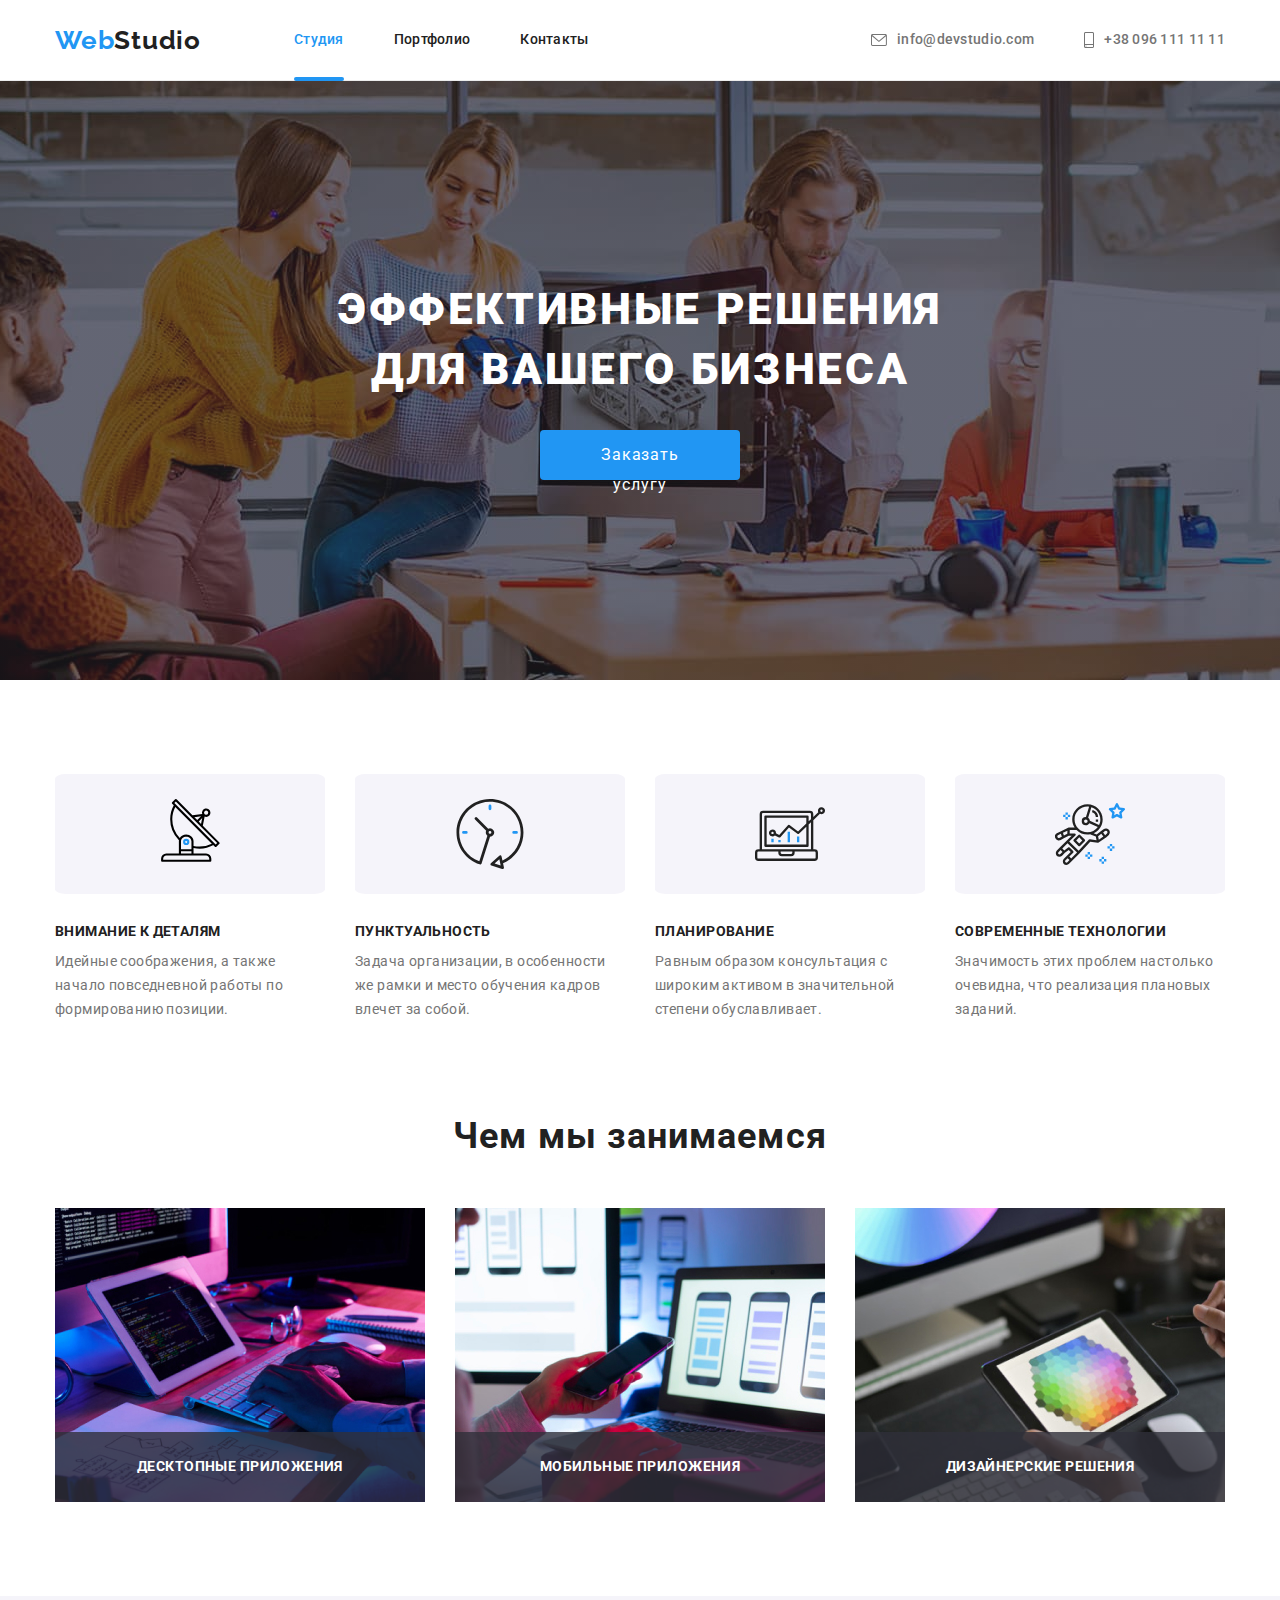
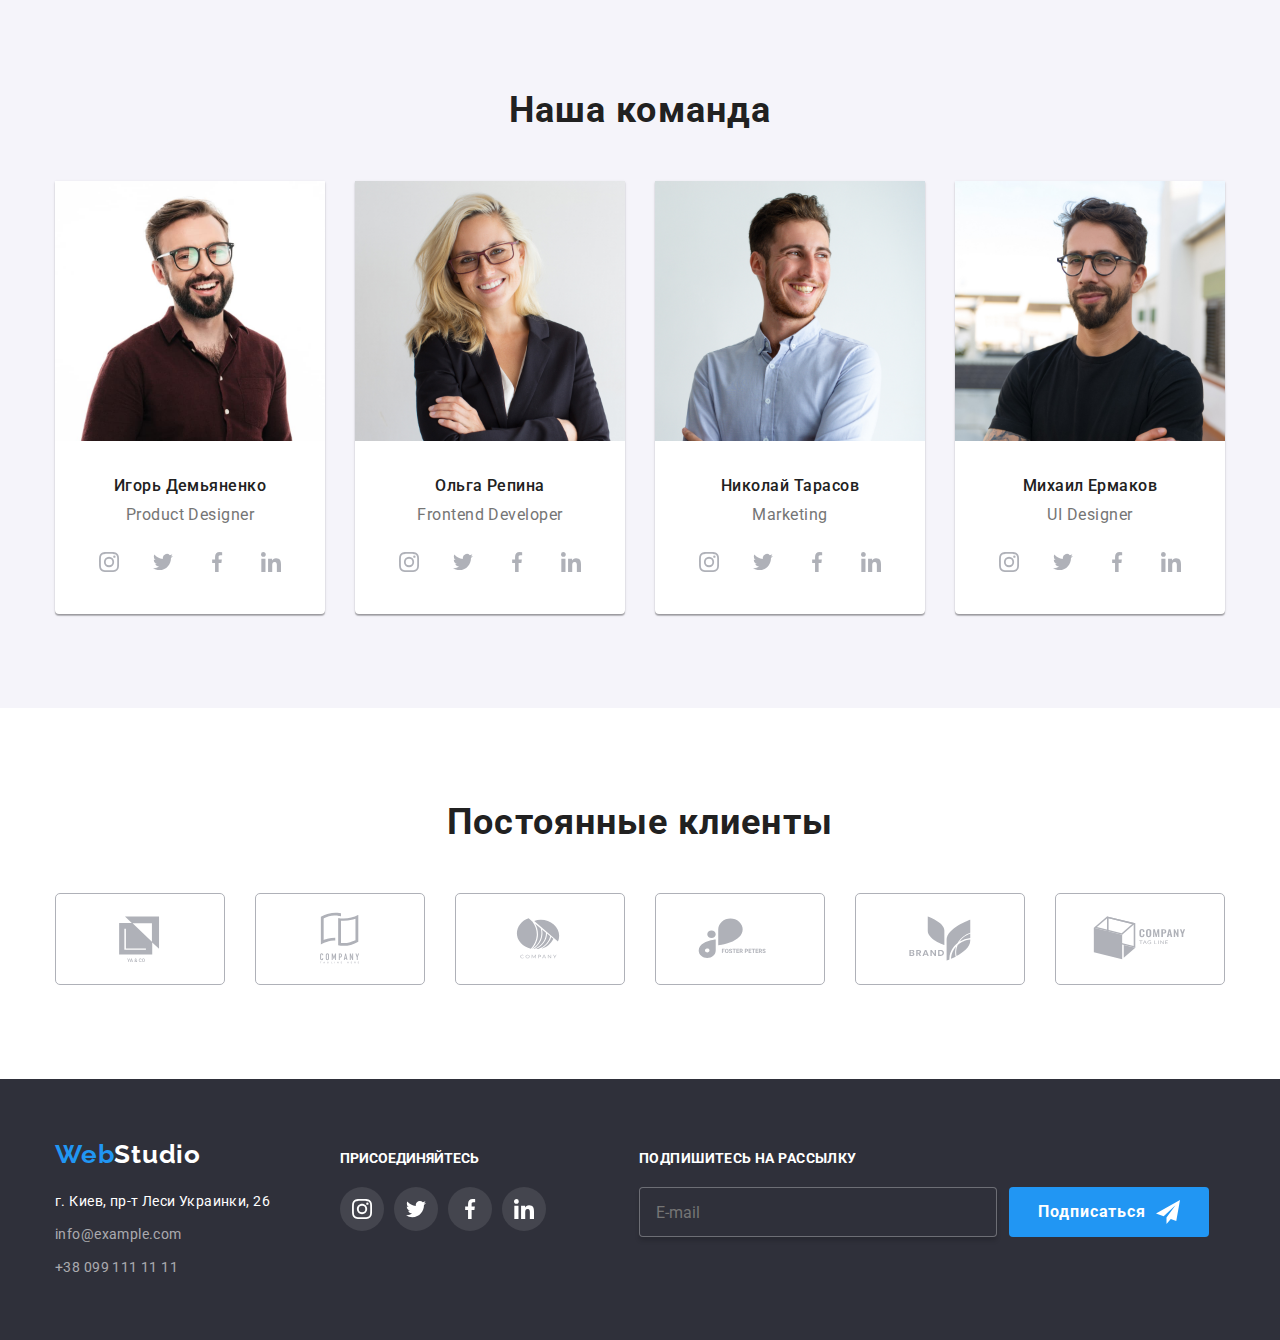
<file: index.html>
<!DOCTYPE html>
<html lang="ru">

<head>
  <meta charset="UTF-8" />
  <meta http-equiv="X-UA-Compatible" content="IE=edge" />
  <meta name="viewport" content="width=device-width, initial-scale=1.0" />
  <title>Studio</title>
  <link rel="stylesheet"
    href="https://fonts.googleapis.com/css2?family=Raleway:wght@700&family=Roboto:wght@400;500;700;900&display=swap" />
  <link rel="stylesheet"
    href="https://cdnjs.cloudflare.com/ajax/libs/modern-normalize/1.1.0/modern-normalize.min.css" />
  <link rel="stylesheet" href="./css/styles.css" />
</head>

<body>
  <!--Шапка-->
  <header class="header">
    <div class="container header-nav">
      <a class="logo" href="" aria-label="Логотип сайту WebStudio">Web<span class="logo-web">Studio</span></a>

      <nav class="nav">
        <ul class="nav-list">
          <li class="nav-item">
            <a class="nav-link current link" href="./index.html">Студия</a>
          </li>
          <li class="nav-item">
            <a class="nav-link" href="./portfolio.html">Портфолио</a>
          </li>
          <li class="nav-item">
            <a class="nav-link" href="">Контакты</a>
          </li>
        </ul>
      </nav>

      <ul class="header-list">
        <li class="header-item">
          <a class="header-link-mail" href="mailto:info@devstudio.com">
            <svg class="header-icons" width="16" height="12">
              <use href="./images/icon/symbol-defs.svg#icon-envelope"></use>
            </svg>
            info@devstudio.com</a>
        </li>
        <li class="header-item">
          <a class="header-link-tel" href="tel:380961111111">
            <svg class="header-icons" width="10" height="16">
              <use href="./images/icon/symbol-defs.svg#icon-smartphone"></use>
            </svg>
            +38 096 111 11 11</a>
        </li>
      </ul>
    </div>
  </header>

  <!--Список-->
  <main>
    <!--Герой-->
    <section class="hero">
      <div class="container">
        <h1 class="hero-title">
          Эффективные решения <br />
          для вашего бизнеса
        </h1>
        <button class="hero-button" type="button" data-modal-open>Заказать услугу</button>
      </div>

      <!-- Модальное окно -->
      <div class="backdrop is-hidden" data-modal>
        <div class="modal">
          <button class="modal-close" data-modal-close="">
            <svg width="18" height="18">
              <use href="./images/icon/symbol-defs.svg#icon-close"></use>
            </svg>
          </button>
          <b class="modal-title">Оставьте свои данные, мы вам перезвоним</b>

          <form class="user-form" autocomplete="off">
            <label class="form-group" for="name">
              <span class="form-label">Имя</span>
              <span class="input-container">
                <input class="input-form" type="text" name="name" id="name" />
                <svg class="input-form-icon" width="18" height="18">
                  <use href="./images/icon/symbol-defs.svg#icon-person"></use>
                </svg>
              </span>
            </label>

            <label class="form-group" for="tel">
              <span class="form-label">Телефон</span>
              <span class="input-container">
                <input class="input-form" type="tel" name="tel" id="tel" />
                <svg class="input-form-icon" width="18" height="18">
                  <use href="./images/icon/symbol-defs.svg#icon-phone"></use>
                </svg>
              </span>
            </label>

            <label class="form-group" for="mail">
              <span class="form-label">Почта</span>
              <span class="input-container">
                <input class="input-form" type="email" name="mail" id="mail" />
                <svg class="input-form-icon" width="18" height="18">
                  <use href="./images/icon/symbol-defs.svg#icon-email"></use>
                </svg>
              </span>
            </label>

            <label class="form-group comments" for="comment">
              <span class="form-label">Комментарий</span>
              <textarea class="form-comments" name="comment" placeholder="Введите текст" id="comment"></textarea>
            </label>

            <label class="form-checkbox">
              <input class="checkbox" type="checkbox" name="agreement" />
              <span class="checkbox-agreement">
                <svg class="agremment-icon" width="15" height="15">
                  <use href="./images/icon/symbol-defs.svg#icon-agremment"></use>
                </svg>
              </span>
              <span class="checkbox-label">Соглашаюсь с рассылкой и принимаю
                <a href="" class="checkbox-label-link" rel="noopener noreferrer">Условия договора</a>
              </span>
            </label>

            <button class="btn-submit" type="submit">Отправить</button>
          </form>
        </div>
      </div>
    </section>

    <!--Особенности-->
    <section class="feature">
      <div class="container">
        <ul class="feature-list">
          <li class="feature-item">
            <div class="feature-link">
              <svg class="feature-icon" width="70" height="70">
                <use href="./images/icon/symbol-defs.svg#icon-antenna"></use>
              </svg>
            </div>
            <h3 class="feature-title">Внимание к деталям</h3>
            <p class="feature-text">
              Идейные соображения, а также начало повседневной работы по формированию позиции.
            </p>
          </li>
          <li class="feature-item">
            <div class="feature-link">
              <svg class="feature-icon" width="70" height="70">
                <use href="./images/icon/symbol-defs.svg#icon-clock"></use>
              </svg>
            </div>
            <h3 class="feature-title">Пунктуальность</h3>
            <p class="feature-text">
              Задача организации, в особенности же рамки и место обучения кадров влечет за собой.
            </p>
          </li>
          <li class="feature-item">
            <div class="feature-link">
              <svg class="feature-icon" width="70" height="70">
                <use href="./images/icon/symbol-defs.svg#icon-diagram"></use>
              </svg>
            </div>
            <h3 class="feature-title">Планирование</h3>
            <p class="feature-text">
              Равным образом консультация с широким активом в значительной степени обуславливает.
            </p>
          </li>
          <li class="feature-item">
            <div class="feature-link">
              <svg class="feature-icon" width="70" height="70">
                <use href="./images/icon/symbol-defs.svg#icon-astronaut"></use>
              </svg>
            </div>
            <h3 class="feature-title">Современные технологии</h3>
            <p class="feature-text">
              Значимость этих проблем настолько очевидна, что реализация плановых заданий.
            </p>
          </li>
        </ul>
      </div>
    </section>

    <!--Деятельности-->
    <section class="about">
      <div class="container">
        <h2 class="about-title">Чем мы занимаемся</h2>
        <ul class="icon">
          <li class="about-icon">
            <img class="about-img" src="./images/img1.jpg" alt="работающий программист" width="370" height="294" />
            <div class="about-list-caption">
              <p class="paragraph">Десктопные приложения</p>
            </div>
          </li>
          <li class="about-icon">
            <img class="about-img" src="./images/img2.jpg" alt="ноутбук и телефон" width="370" height="294" />
            <div class="about-list-caption">
              <p class="paragraph">Мобильные приложения</p>
            </div>
          </li>
          <li class="about-icon">
            <img class="about-img" src="./images/img3.jpg" alt="картинка на планшете" width="370" height="294" />
            <div class="about-list-caption">
              <p class="paragraph">Дизайнерские решения</p>
            </div>
          </li>
        </ul>
      </div>
    </section>

    <!--Команда-->
    <section class="team">
      <div class="container">
        <h2 class="team-title">Наша команда</h2>
        <ul class="team-list">
          <li class="team-item">
            <img class="img-item" src="./images/Игорь.jpg" alt="Product Designer" width="270" height="260" />
            <div class="team-block">
              <h3 class="team-name">Игорь Демьяненко</h3>
              <p class="team-position" lang="en">Product Designer</p>
              <ul class="team-icon-list">
                <li class="team-icon-item">
                  <a class="team-icon-link" href="">
                    <svg class="team-icon-svg">
                      <use href="./images/icon/symbol-defs.svg#icon-instagram"></use>
                    </svg>
                  </a>
                </li>
                <li class="team-icon-item">
                  <a class="team-icon-link" href="">
                    <svg class="team-icon-svg">
                      <use href="./images/icon/symbol-defs.svg#icon-twitter"></use>
                    </svg>
                  </a>
                </li>
                <li class="team-icon-item">
                  <a class="team-icon-link" href="">
                    <svg class="team-icon-svg">
                      <use href="./images/icon/symbol-defs.svg#icon-facebook"></use>
                    </svg>
                  </a>
                </li>
                <li class="team-icon-item">
                  <a class="team-icon-link" href="">
                    <svg class="team-icon-svg">
                      <use href="./images/icon/symbol-defs.svg#icon-linkedin"></use>
                    </svg>
                  </a>
                </li>
              </ul>
            </div>
          </li>
          <li class="team-item">
            <img class="img-item" src="./images/Ольга.jpg" alt="Frontend Developer" width="270" height="260" />
            <div class="team-block">
              <h3 class="team-name">Ольга Репина</h3>
              <p class="team-position" lang="en">Frontend Developer</p>
              <ul class="team-icon-list">
                <li class="team-icon-item">
                  <a class="team-icon-link" href="">
                    <svg class="team-icon-svg">
                      <use href="./images/icon/symbol-defs.svg#icon-instagram"></use>
                    </svg>
                  </a>
                </li>
                <li class="team-icon-item">
                  <a class="team-icon-link" href="">
                    <svg class="team-icon-svg">
                      <use href="./images/icon/symbol-defs.svg#icon-twitter"></use>
                    </svg>
                  </a>
                </li>
                <li class="team-icon-item">
                  <a class="team-icon-link" href="">
                    <svg class="team-icon-svg">
                      <use href="./images/icon/symbol-defs.svg#icon-facebook"></use>
                    </svg>
                  </a>
                </li>
                <li class="team-icon-item">
                  <a class="team-icon-link" href="">
                    <svg class="team-icon-svg">
                      <use href="./images/icon/symbol-defs.svg#icon-linkedin"></use>
                    </svg>
                  </a>
                </li>
              </ul>
            </div>
          </li>
          <li class="team-item">
            <img class="img-item" src="./images/Николай.jpg" alt="Marketing" width="270" height="260" />
            <div class="team-block">
              <h3 class="team-name">Николай Тарасов</h3>
              <p class="team-position" lang="en">Marketing</p>
              <ul class="team-icon-list">
                <li class="team-icon-item">
                  <a class="team-icon-link" href="">
                    <svg class="team-icon-svg">
                      <use href="./images/icon/symbol-defs.svg#icon-instagram"></use>
                    </svg>
                  </a>
                </li>
                <li class="team-icon-item">
                  <a class="team-icon-link" href="">
                    <svg class="team-icon-svg">
                      <use href="./images/icon/symbol-defs.svg#icon-twitter"></use>
                    </svg>
                  </a>
                </li>
                <li class="team-icon-item">
                  <a class="team-icon-link" href="">
                    <svg class="team-icon-svg">
                      <use href="./images/icon/symbol-defs.svg#icon-facebook"></use>
                    </svg>
                  </a>
                </li>
                <li class="team-icon-item">
                  <a class="team-icon-link" href="">
                    <svg class="team-icon-svg">
                      <use href="./images/icon/symbol-defs.svg#icon-linkedin"></use>
                    </svg>
                  </a>
                </li>
              </ul>
            </div>
          </li>
          <li class="team-item">
            <img class="img-item" src="./images/Михаил.jpg" alt="UI Designer" width="270" height="260" />
            <div class="team-block">
              <h3 class="team-name">Михаил Ермаков</h3>
              <p class="team-position" lang="en">UI Designer</p>
              <ul class="team-icon-list">
                <li class="team-icon-item">
                  <a class="team-icon-link" href="">
                    <svg class="team-icon-svg">
                      <use href="./images/icon/symbol-defs.svg#icon-instagram"></use>
                    </svg>
                  </a>
                </li>
                <li class="team-icon-item">
                  <a class="team-icon-link" href="">
                    <svg class="team-icon-svg">
                      <use href="./images/icon/symbol-defs.svg#icon-twitter"></use>
                    </svg>
                  </a>
                </li>
                <li class="team-icon-item">
                  <a class="team-icon-link" href="">
                    <svg class="team-icon-svg">
                      <use href="./images/icon/symbol-defs.svg#icon-facebook"></use>
                    </svg>
                  </a>
                </li>
                <li class="team-icon-item">
                  <a class="team-icon-link" href="">
                    <svg class="team-icon-svg">
                      <use href="./images/icon/symbol-defs.svg#icon-linkedin"></use>
                    </svg>
                  </a>
                </li>
              </ul>
            </div>
          </li>
        </ul>
      </div>
    </section>

    <!--Постоянные клиенты-->
    <section class="clients">
      <div class="container">
        <h2 class="clients-block">Постоянные клиенты</h2>
        <ul class="clients-list">
          <li class="clients-item">
            <a href="" class="clients-link">
              <svg class="clients-icon" width="106" height="60">
                <use href="./images/icon/symbol-defs.svg#icon-Logo1"></use>
              </svg>
            </a>
          </li>
          <li class="clients-item">
            <a href="" class="clients-link">
              <svg class="clients-icon" width="106" height="60">
                <use href="./images/icon/symbol-defs.svg#icon-Logo2"></use>
              </svg>
            </a>
          </li>
          <li class="clients-item">
            <a href="" class="clients-link">
              <svg class="clients-icon" width="106" height="60">
                <use href="./images/icon/symbol-defs.svg#icon-Logo3"></use>
              </svg>
            </a>
          </li>
          <li class="clients-item">
            <a href="" class="clients-link">
              <svg class="clients-icon" width="106" height="60">
                <use href="./images/icon/symbol-defs.svg#icon-Logo4"></use>
              </svg>
            </a>
          </li>
          <li class="clients-item">
            <a href="" class="clients-link">
              <svg class="clients-icon" width="106" height="60">
                <use href="./images/icon/symbol-defs.svg#icon-Logo5"></use>
              </svg>
            </a>
          </li>
          <li class="clients-item">
            <a href="" class="clients-link">
              <svg class="clients-icon" width="106" height="60">
                <use href="./images/icon/symbol-defs.svg#icon-Logo6"></use>
              </svg>
            </a>
          </li>
        </ul>
      </div>
    </section>
  </main>

  <!--Подвал-->
  <footer class="footer">
    <div class="container footer-icon">
      <div class="footer-contacts-block">
        <a class="logo" href="" aria-label="Логотип сайту WebStudio">Web<span class="logo-studio">Studio</span>
        </a>

        <address class="address">
          <ul class="footer-list">
            <li class="footer-item">
              <a class="footer-address" href="https://goo.gl/maps/Pvmzu7NSPGujkEMB6" target="_blank"
                rel="noopener noreferrer">г. Киев, пр-т Леси Украинки, 26</a>
            </li>
            <li class="footer-item">
              <a class="footer-mail" href="mailto:info@example.com">info@example.com</a>
            </li>
            <li class="footer-item">
              <a class="footer-tel" href="tel:380991111111">+38 099 111 11 11</a>
            </li>
          </ul>
        </address>
      </div>
      <div class="footer-networks-block">
        <h2 class="join-title">ПРИСОЕДИНЯЙТЕСЬ</h2>
        <ul class="networks-list">
          <li class="networks-item">
            <a class="networks-link" href="" aria-label="Instagram">
              <svg class="link-icon" width="20" height="20">
                <use href="./images/icon/symbol-defs.svg#icon-instagram2"></use>
              </svg>
            </a>
          </li>
          <li class="networks-item">
            <a class="networks-link" href="" aria-label="Twitter">
              <svg class="link-icon" width="20" height="20">
                <use href="./images/icon/symbol-defs.svg#icon-twitter2"></use>
              </svg>
            </a>
          </li>
          <li class="networks-item">
            <a class="networks-link" href="" aria-label="Facebook">
              <svg class="link-icon" width="20" height="20">
                <use href="./images/icon/symbol-defs.svg#icon-facebook2"></use>
              </svg>
            </a>
          </li>
          <li class="networks-item">
            <a class="networks-link" href="" aria-label="Linkedin">
              <svg class="link-icon" width="20" height="20">
                <use href="./images/icon/symbol-defs.svg#icon-linkedin2"></use>
              </svg>
            </a>
          </li>
        </ul>
      </div>
      <div class="footer-subscribe-block">
        <h2 class="footer-subscribe">Подпишитесь на рассылку</h2>
        <form class="form">
          <label for="footer-email"></label>
          <input class="subscribe-form-email" type="email" name="mail" id="footer-email" placeholder="E-mail" />

          <button class="button-submit" type="submit">
            <span class="subscribe-btn">Подписаться
              <svg class="subscribe-icon" width="24" height="24">
                <use href="./images/icon/symbol-defs.svg#icon-send"></use>
              </svg>
            </span>
          </button>
        </form>
      </div>
    </div>
  </footer>

  <script src="./js/modal.js"></script>
</body>

</html>
</file>
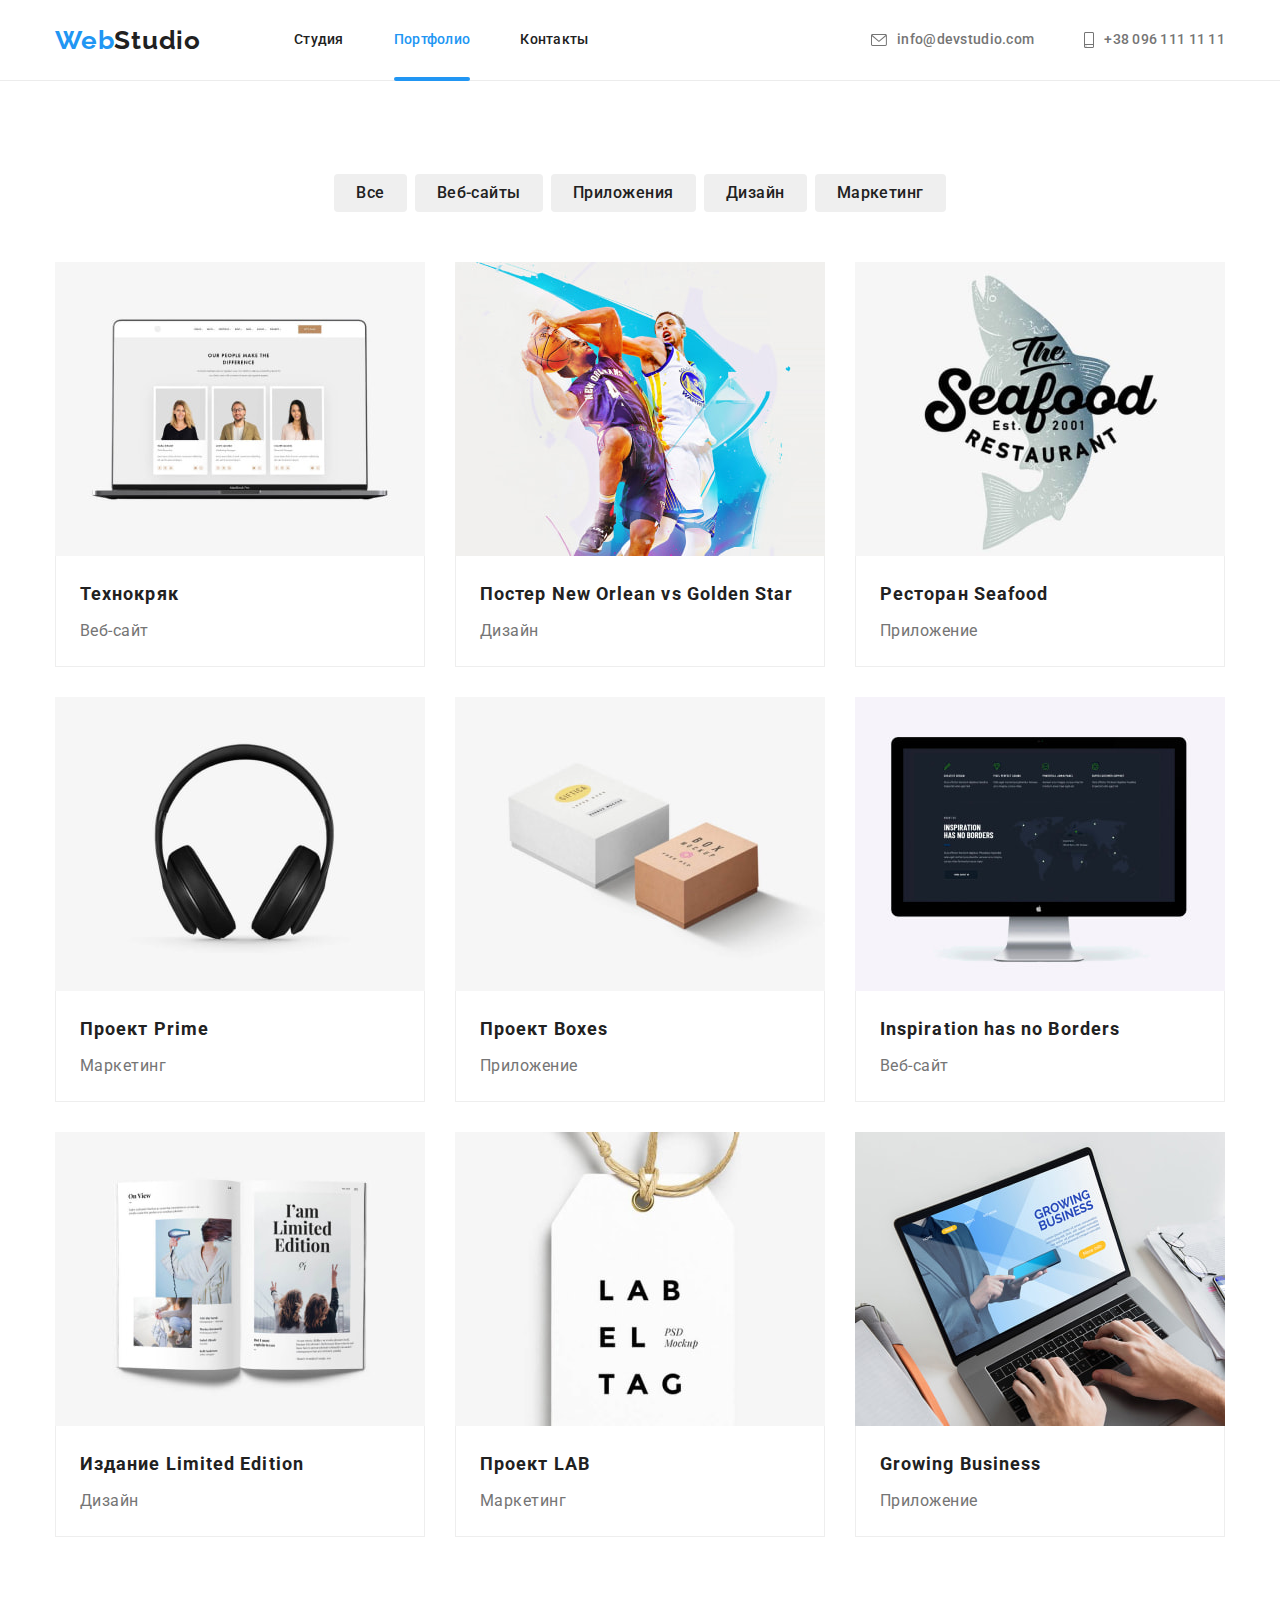
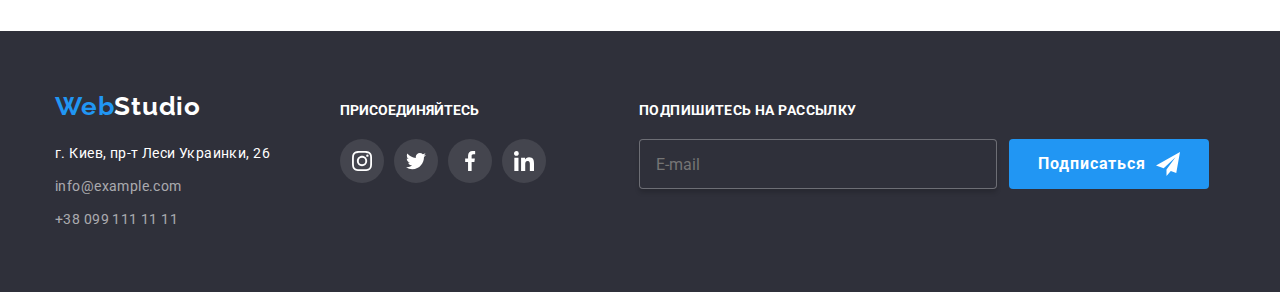
<file: portfolio.html>
<!DOCTYPE html>
<html lang="ru">

<head>
  <meta charset="UTF-8" />
  <meta http-equiv="X-UA-Compatible" content="IE=edge" />
  <meta name="viewport" content="width=device-width, initial-scale=1.0" />
  <title>Portfolio</title>
  <link rel="stylesheet"
    href="https://fonts.googleapis.com/css2?family=Raleway:wght@700&family=Roboto:wght@400;500;700;900&display=swap" />
  <link rel="stylesheet"
    href="https://cdnjs.cloudflare.com/ajax/libs/modern-normalize/1.1.0/modern-normalize.min.css" />
  <link rel="stylesheet" href="./css/styles.css" />
</head>

<body>
  <!--Шапка-->
  <header class="header">
    <div class="container header-nav">
      <a class="logo" href="" aria-label="Логотип сайту WebStudio">Web<span class="logo-web">Studio</span></a>

      <nav class="nav">
        <ul class="nav-list">
          <li class="nav-item">
            <a class="nav-link" href="./index.html">Студия</a>
          </li>
          <li class="nav-item">
            <a class="nav-link current link" href="./portfolio.html">Портфолио</a>
          </li>
          <li class="nav-item">
            <a class="nav-link" href="">Контакты</a>
          </li>
        </ul>
      </nav>

      <ul class="header-list">
        <li class="header-item">
          <a class="header-link-mail" href="mailto:info@devstudio.com">
            <svg class="header-icons" width="16" height="12">
              <use href="./images/icon/symbol-defs.svg#icon-envelope"></use>
            </svg>
            info@devstudio.com</a>
        </li>
        <li class="header-item">
          <a class="header-link-tel" href="tel:380961111111">
            <svg class="header-icons" width="10" height="16">
              <use href="./images/icon/symbol-defs.svg#icon-smartphone"></use>
            </svg>
            +38 096 111 11 11</a>
        </li>
      </ul>
    </div>
  </header>

  <!--Список проектов-->
  <main>
    <section class="btn-btn">
      <div class="container">
        <ul class="button">
          <li class="button-item">
            <button class="button-btn" type="button">Все</button>
          </li>
          <li class="button-item">
            <button class="button-btn" type="button">Веб-сайты</button>
          </li>
          <li class="button-item">
            <button class="button-btn" type="button">Приложения</button>
          </li>
          <li class="button-item">
            <button class="button-btn" type="button">Дизайн</button>
          </li>
          <li class="button-item">
            <button class="button-btn" type="button">Маркетинг</button>
          </li>
        </ul>

        <ul class="project-list">
          <li class="project-container">
            <a class="project-link" href="./portfolio.html">
              <div class="overlay-box">
                <img class="portfolio-img" src="./images/portfolio/texnokryak.jpg" alt="главная страница веб-сайта"
                  width="370" height="294" />
                <div class="overlay">
                  <p class="overlay-text">Ресурс предлагает комплексные предложения с разным уровнем функционала и
                    сервисов. Все это позволит посетителю получить исчерпывающие сведения о компании или частном лице.
                  </p>
                </div>
              </div>

              <div class="block-title">
                <h3 class="project-title">Технокряк</h3>
                <p class="project-text">Веб-сайт</p>
              </div>
            </a>
          </li>
          <li class="project-container">
            <a class="project-link" href="./portfolio.html">
              <div class="overlay-box">
                <img class="img" src="./images/portfolio/poster.jpg" alt="постер с двумя баскетболистами" width="370"
                  height="294" />
                <div class="overlay">
                  <p class="overlay-text">Ресурс предлагает комплексные предложения с разным уровнем функционала и
                    сервисов. Все это позволит посетителю получить исчерпывающие сведения о компании или частном лице.
                  </p>
                </div>
              </div>

              <div class="block-title">
                <h3 class="project-title">Постер New Orlean vs Golden Star</h3>
                <p class="project-text">Дизайн</p>
              </div>
            </a>
          </li>
          <li class="project-container">
            <a class="project-link" href="./portfolio.html">
              <div class="overlay-box">
                <img class="img" src="./images/portfolio/restaurant.jpg" alt="лого ресторана" width="370"
                  height="294" />
                <div class="overlay">
                  <p class="overlay-text">Ресурс предлагает комплексные предложения с разным уровнем функционала и
                    сервисов. Все это позволит посетителю получить исчерпывающие сведения о компании или частном лице.
                  </p>
                </div>
              </div>
              <div class="block-title">
                <h3 class="project-title">Ресторан Seafood</h3>
                <p class="project-text">Приложение</p>
              </div>
            </a>
          </li>
          <li class="project-container">
            <a class="project-link" href="./portfolio.html">
              <div class="overlay-box">
                <img class="img" src="./images/portfolio/project-prim.jpg" alt="наушники" width="370" height="294" />
                <div class="overlay">
                  <p class="overlay-text">Ресурс предлагает комплексные предложения с разным уровнем функционала и
                    сервисов. Все это позволит посетителю получить исчерпывающие сведения о компании или частном лице.
                  </p>
                </div>
              </div>
              <div class="block-title">
                <h3 class="project-title">Проект Prime</h3>
                <p class="project-text">Маркетинг</p>
              </div>
            </a>
          </li>
          <li class="project-container">
            <a class="project-link" href="./portfolio.html">
              <div class="overlay-box">
                <img class="img" src="./images/portfolio/poster-boxes.jpg" alt="две коробки" width="370" height="294" />
                <div class="overlay">
                  <p class="overlay-text">Ресурс предлагает комплексные предложения с разным уровнем функционала и
                    сервисов. Все это позволит посетителю получить исчерпывающие сведения о компании или частном лице.
                  </p>
                </div>
              </div>
              <div class="block-title">
                <h3 class="project-title">Проект Boxes</h3>
                <p class="project-text">Приложение</p>
              </div>
            </a>
          </li>
          <li class="project-container">
            <a class="project-link" href="./portfolio.html">
              <div class="overlay-box">
                <img class="img" src="./images/portfolio/inspiration.jpg" alt="монитор с сайтом" width="370"
                  height="294" />
                <div class="overlay">
                  <p class="overlay-text">Ресурс предлагает комплексные предложения с разным уровнем функционала и
                    сервисов. Все это позволит посетителю получить исчерпывающие сведения о компании или частном лице.
                  </p>
                </div>
              </div>
              <div class="block-title">
                <h3 class="project-title">Inspiration has no Borders</h3>
                <p class="project-text">Веб-сайт</p>
              </div>
            </a>
          </li>
          <li class="project-container">
            <a class="project-link" href="./portfolio.html">
              <div class="overlay-box">
                <img class="img" src="./images/portfolio/edition.jpg" alt="издание журнала" width="370" height="294" />
                <div class="overlay">
                  <p class="overlay-text">Ресурс предлагает комплексные предложения с разным уровнем функционала и
                    сервисов. Все это позволит посетителю получить исчерпывающие сведения о компании или частном лице.
                  </p>
                </div>
              </div>
              <div class="block-title">
                <h3 class="project-title">Издание Limited Edition</h3>
                <p class="project-text">Дизайн</p>
              </div>
            </a>
          </li>
          <li class="project-container">
            <a class="project-link" href="./portfolio.html">
              <div class="overlay-box">
                <img class="img" src="./images/portfolio/project-lab.jpg" alt="бирка с надписью" width="370"
                  height="294" />
                <div class="overlay">
                  <p class="overlay-text">Ресурс предлагает комплексные предложения с разным уровнем функционала и
                    сервисов. Все это позволит посетителю получить исчерпывающие сведения о компании или частном лице.
                  </p>
                </div>
              </div>
              <div class="block-title">
                <h3 class="project-title">Проект LAB</h3>
                <p class="project-text">Маркетинг</p>
              </div>
            </a>
          </li>
          <li class="project-container">
            <a class="project-link" href="./portfolio.html">
              <div class="overlay-box">
                <img class="img" src="./images/portfolio/growing.jpg" alt="монитор с заставкой" width="370"
                  height="294" />
                <div class="overlay">
                  <p class="overlay-text">Ресурс предлагает комплексные предложения с разным уровнем функционала и
                    сервисов. Все это позволит посетителю получить исчерпывающие сведения о компании или частном лице.
                  </p>
                </div>
              </div>
              <div class="block-title">
                <h3 class="project-title">Growing Business</h3>
                <p class="project-text">Приложение</p>
              </div>
            </a>
          </li>
        </ul>
      </div>
    </section>
  </main>

  <!--Подвал-->
  <footer class="footer">
    <div class="container footer-icon">
      <div class="footer-contacts-block">
        <a class="logo" href="" aria-label="Логотип сайту WebStudio">Web<span class="logo-studio">Studio</span>
        </a>

        <address class="address">
          <ul class="footer-list">
            <li class="footer-item">
              <a class="footer-address" href="https://goo.gl/maps/Pvmzu7NSPGujkEMB6" target="_blank"
                rel="noopener noreferrer">г. Киев, пр-т Леси Украинки, 26</a>
            </li>
            <li class="footer-item">
              <a class="footer-mail" href="mailto:info@example.com">info@example.com</a>
            </li>
            <li class="footer-item">
              <a class="footer-tel" href="tel:380991111111">+38 099 111 11 11</a>
            </li>
          </ul>
        </address>
      </div>
      <div class="footer-networks-block">
        <h2 class="join-title">ПРИСОЕДИНЯЙТЕСЬ</h2>
        <ul class="networks-list">
          <li class="networks-item">
            <a class="networks-link" href="" aria-label="Instagram">
              <svg class="link-icon" width="20" height="20">
                <use href="./images/icon/symbol-defs.svg#icon-instagram2"></use>
              </svg>
            </a>
          </li>
          <li class="networks-item">
            <a class="networks-link" href="" aria-label="Twitter">
              <svg class="link-icon" width="20" height="20">
                <use href="./images/icon/symbol-defs.svg#icon-twitter2"></use>
              </svg>
            </a>
          </li>
          <li class="networks-item">
            <a class="networks-link" href="" aria-label="Facebook">
              <svg class="link-icon" width="20" height="20">
                <use href="./images/icon/symbol-defs.svg#icon-facebook2"></use>
              </svg>
            </a>
          </li>
          <li class="networks-item">
            <a class="networks-link" href="" aria-label="Linkedin">
              <svg class="link-icon" width="20" height="20">
                <use href="./images/icon/symbol-defs.svg#icon-linkedin2"></use>
              </svg>
            </a>
          </li>
        </ul>
      </div>
      <div class="footer-subscribe-block">
        <h2 class="footer-subscribe">Подпишитесь на рассылку</h2>
        <form class="form">
          <label for="footer-email"></label>
          <input class="subscribe-form-email" type="email" name="mail" id="footer-email" placeholder="E-mail" />

          <button class="button-submit" type="submit">
            <span class="subscribe-btn">Подписаться
              <svg class="subscribe-icon" width="24" height="24">
                <use href="./images/icon/symbol-defs.svg#icon-send"></use>
              </svg>
            </span>
          </button>
        </form>
      </div>
    </div>
  </footer>

  <script src="./js/modal.js"></script>
</body>

</html>
</file>
<file: css/styles.css>
/* цвет основного текста #212121*/
/*вторичный цвет текста #757575*/
/* цвет фона первичный #FFFFFF */
/* цвет фона вторичный #F5F4FA */
/*акцент цвет #2196F3*/
/* цвет футера и героя #2F303A */

:root {
  --primary-text-color: #212121;
  --accent-color: #2196f3;
  --accent-color-hov-foc: #188CE8;
  --secondary-color: #757575;
  --fon-color: #ffffff;
  --back-fon-color: #f5f4fa;
  --back-color: #2f303a;
  --icon-color-bg: #44454E;
  --icon-color: #AFB1B8;
  --box-shadow-color: 0px 4px 4px 0px rgba(0, 0, 0, 0.25);
  --box-shadow-sec-color: 0px 1px 3px 0px rgba(0, 0, 0, 0.12),
    0px 1px 1px 0px rgba(0, 0, 0, 0.14),
    0px 2px 1px 0px rgba(0, 0, 0, 0.2);
  --box-shadow-carts: 1px 4px 6px 0px rgba(0, 0, 0, 0.16),
    0px 4px 4px 0px rgba(0, 0, 0, 0.06),
    0px 1px 1px 0px rgba(0, 0, 0, 0.12);
  --lisy-caption: rgba(255, 255, 255, 1);
  --bgk-list-caption: rgba(47, 48, 58, 0.8);
  --bgk-backdrop: rgba(0, 0, 0, 0.1);
}

body {
  padding-top: 80px;

  font-family: 'Roboto', sans-serif;
  background-color: var(--fon-color);
  color: var(--primary-text-color);

}

p,
h1,
h2,
h3,
h4,
h5,
h6 {
  margin-top: 0;
  margin-bottom: 0;
}

ul,
ol {
  padding-left: 0;
  margin: 0;
}

ul {
  list-style: none;
}

button {
  cursor: pointer;
}

/* Studio */

.container {
  width: 1200px;
  padding-left: 15px;
  padding-right: 15px;
  margin: auto auto;
}

/* Логотип в шапке */
.header .logo {
  margin-bottom: 0px;
}

.logo {
  font-family: 'Raleway';
  font-weight: 700;
  font-size: 26px;
  line-height: 31px;
  letter-spacing: 0.03em;
  text-decoration: none;
}

/* Шапка-навигация */

.logo {
  color: #2196f3;

}

.logo-web {
  color: var(--primary-text-color);
}

.header {
  position: fixed;
  top: 0;
  width: 100vw;

  z-index: 10;

  background-color: var(--fon-color);
  border-bottom: 1px solid #ececec;

}

.container.header-nav {
  display: flex;
  align-items: center;
}

.header-logo {
  color: black;
}

.nav-list .link {
  position: relative;
  display: block;
  padding-top: 32px;
  padding-bottom: 32px;
  color: var(--text-color);
  font-size: var(--p-font-size);
  font-weight: 500;
  font-size: 14px;
  line-height: 1.14;
  letter-spacing: 0.02em;
  transition: color 250ms cubic-bezier(0.4, 0, 0.2, 1);
}

.current.link {
  color: var(--accent-color);
}

.current::after {
  content: '';
  position: absolute;
  bottom: -1px;
  left: 0;
  height: 4px;
  width: 100%;
  background: var(--accent-color);
  border-radius: 2px;

}


.nav {
  margin-left: 93px;
}

.nav-list {
  display: flex;
}

.nav .nav-item+.nav-item {
  margin-left: 50px;
}

.nav-link {
  display: block;
  padding-top: 32px;
  padding-bottom: 32px;
  color: var(--primary-text-color);

  font-weight: 500;
  font-size: 14px;
  line-height: 1.14;
  letter-spacing: 0.02em;
  text-decoration: none;

  transition: color 250ms cubic-bezier(0.4, 0, 0.2, 1);
}


.header-item {
  font-weight: 500;
  font-size: 14px;
  line-height: 1.14;
  letter-spacing: 0.02em;
}

.header-list {
  display: flex;
  margin-left: auto;

}

.header-icons {
  margin-right: 10px;
  fill: var(--secondary-color);
  transition: fill 250ms cubic-bezier(0.4, 0, 0.2, 1);
}

.header-list .header-item+.header-item {
  margin-left: 50px;
}

.header-link-mail,
.header-link-tel {
  display: flex;
  align-items: center;
  padding-top: 32px;
  padding-bottom: 32px;
  font-weight: 500;
  font-size: 14px;
  line-height: 1.14;
  letter-spacing: 0.02em;
  text-decoration: none;
  color: var(--secondary-color);
  transition: color 250ms cubic-bezier(0.4, 0, 0.2, 1);
}

.header-link-tel:hover .header-icons,
.header-link-tel:focus .header-icons {
  fill: var(--accent-color);
}

.header-link-mail:hover .header-icons,
.header-link-mail:focus .header-icons {
  fill: var(--accent-color);
}



.nav-link:hover,
.nav-link:focus {
  color: var(--accent-color);
}

.header-link-mail:hover .header-icons,
.header-link-mail:focus .header-icons {
  color: var(--accent-color);
}

.header-link-mail:hover,
.header-link-mail:focus {
  color: var(--accent-color);
}

.header-link-tel:hover,
.header-link-tel:focus {
  color: var(--accent-color);
}

/* Герой */

.hero {
  padding-top: 200px;
  padding-bottom: 200px;
  background-image: linear-gradient(rgba(47, 48, 58, 0.4), rgba(47, 48, 58, 0.4)), url("../images/hero.jpg");
  background-repeat: no-repeat;
  background-color: var(--back-color);
  text-align: center;
  max-width: 1600px;
  height: 600px;
  margin-left: auto;
  margin-right: auto;
  background-size: cover;
  background-position: center;
}


.hero-title {
  margin-bottom: 30px;
  font-weight: 900;
  font-size: 44px;
  line-height: 1.36;
  letter-spacing: 0.06em;
  text-transform: uppercase;

  color: var(--fon-color);
}

.hero-button {
  width: 200px;
  height: 50px;
  padding: 10px 32px;
  display: inline-block;
  font-family: inherit;
  font-size: 16px;
  line-height: 1.88;
  letter-spacing: 0.06em;
  border: none;
  color: var(--fon-color);
  background-color: var(--accent-color);
  border-radius: 4px;
  transition: background-color 250ms cubic-bezier(0.4, 0, 0.2, 1);
}

.hero-button:hover,
.hero-button:focus {
  background-color: #188CE8;
}


.backdrop {
  z-index: 10;
  position: fixed;
  top: 0;
  left: 0;
  width: 100%;
  height: 100%;
  background-color: var(--bgk-backdrop);
  transition: opacity 250ms cubic-bezier(0.4, 0, 0.2, 1), visibility 250ms cubic-bezier(0.4, 0, 0.2, 1)
}

.backdrop.is-hidden {
  opacity: 0;
  visibility: hidden;
  pointer-events: none;
}

.modal {
  width: 528px;

  position: absolute;
  top: 50%;
  left: 50%;
  transform: translate(-50%, -50%) scale(1);

  background-color: var(--fon-color);
  padding: 40px;

  border-radius: 4px;

  transition: transform 250ms cubic-bezier(0.4, 0, 0.2, 1);
}

.modal-close {
  position: absolute;
  top: 8px;
  right: 8px;
  display: flex;
  justify-content: center;
  align-items: center;
  width: 30px;
  height: 30px;
  padding: 0;

  border-radius: 50%;
  background-color: #fff;

  border: 1px solid rgba(0, 0, 0, 0.1);

  transition: border 250ms cubic-bezier(0.4, 0, 0.2, 1), fill 250ms cubic-bezier(0.4, 0, 0.2, 1);
  cursor: pointer;

}

.modal-close:hover,
.modal-close:focus {
  fill: var(--accent-color);
}

.modal-title {
  display: flex;
  font-weight: 700;
  font-size: 20px;
  line-height: 1.15;
  text-align: center;
  letter-spacing: 0.03em;
  justify-content: center;
  margin-bottom: 12px;

  color: var(--primary-text-color);
}

textarea {
  resize: none;
  width: 448px;
  height: 120px;

  border: 1px solid rgba(33, 33, 33, 0.2);
  border-radius: 4px;
}

.user-form {
  text-align: center;
}

.form-group {
  display: block;
  margin-bottom: 10px;
  text-align: left;
}

.form-label {
  display: inline-block;
  margin-bottom: 4px;
  font-size: 12px;
  line-height: 1.16;
  letter-spacing: 0.01em;
  color: var(--secondary-color)
}

.input-container {
  position: relative;
  display: block;
}

.input-form {
  display: flex;
  width: 100%;
  height: 40px;
  padding: 12px 16px;
  padding-left: 42px;
  color: var(--primary-text-color);
  border: 1px solid rgba(33, 33, 33, 0.2);
  border-radius: 4px;
  cursor: pointer;
  transition: border 250ms cubic-bezier(0.4, 0, 0.2, 1), color 250ms cubic-bezier(0.4, 0, 0.2, 1);
}

.input-form-icon {
  position: absolute;
  top: 50%;
  left: 13px;
  transform: translateY(-50%);
  color: var(--primary-text-color);
  fill: currentColor;
  transition: color 250ms cubic-bezier(0.4, 0, 0.2, 1);

}

.form-group:focus-within .input-form,
.form-group:focus-within .form-comments {
  outline: 0;
  border-color: var(--accent-color);
}

.form-group:focus-within .input-form-icon {
  color: var(--accent-color);
}

.input-form .form-label {
  display: inline-block;
  margin-bottom: 4px;
  font-size: 12px;
  line-height: 1.17;
  letter-spacing: 0.01em;
  color: var(--secondary-color);
}

.form-group.comments {
  margin-bottom: 20px;
}

.form-comments {
  display: flex;
  width: 100%;
  height: 120px;
  padding: 12px 16px;
  color: var(--primary-text-color);
  border: 1px solid rgba(33, 33, 33, 0.2);
  border-radius: 4px;
  transition: border 250ms cubic-bezier(0.4, 0, 0.2, 1);
  cursor: pointer;
}

.form-checkbox {
  display: flex;
  justify-content: center;
  align-items: center;
  margin-bottom: 30px;
}

.checkbox-agreement {
  content: ' ';
  display: flex;
  align-items: center;
  width: 16px;
  height: 16px;
  margin-right: 7px;
  border: 2px solid #212121;
  border-radius: 4px;
  cursor: pointer;
  transition: border 250ms cubic-bezier(0.4, 0, 0.2, 1);
}

.checkbox:focus~.checkbox-agreement,
.checkbox:hover~.checkbox-agreement {
  border-color: var(--accent-color);
}

.checkbox:checked+.checkbox-agreement {
  background-color: var(--accent-color);
  border-color: var(--accent-color);
  background-origin: border-box;
  background-size: contain;
}

.agremment-icon {
  text-align: center;
}

.checkbox-label {
  font-size: 14px;
  line-height: 1.71;
  letter-spacing: 0.03em;
  color: var(--secondary-color);
}

.checkbox-label-link {
  color: var(--accent-color);
  text-decoration: underline;
}

.checkbox {
  -webkit-appearance: none;
  -ms-appearance: none;
  -moz-appearance: none;
  appearance: none;
  position: absolute;
}

.btn-submit {
  width: 200px;
  padding: 10px 55px;
  font-size: 16px;
  line-height: 1.88;
  letter-spacing: 0.06em;
  border: none;
  color: var(--fon-color);
  box-shadow: 0px 4px 4px rgba(0, 0, 0, 0.15);
  background-color: var(--accent-color);
  border-radius: 4px;
  transition: background-color 250ms cubic-bezier(0.4, 0, 0.2, 1), box-shadow 250ms cubic-bezier(0.4, 0, 0.2, 1);

}

.btn-submit:hover,
.btn-submit:focus {
  background-color: #188CE8;
}

/* Особенности */

.feature {
  padding-top: 94px;
  padding-bottom: 94px;
  color: var(--primary-text-color);
}

.feature-list {
  display: flex;
  list-style: none;
}

.feature-item {
  width: 270px;
}

.feature-link {
  display: flex;
  width: 270px;
  height: 120px;
  background-color: #F5F4FA;
  border-radius: 4%;
  justify-content: center;
  align-items: center;
  margin-bottom: 30px;
}

.feature-item:not(:last-child) {
  margin-right: 30px;
}

.feature-item .feature-title {
  margin-bottom: 10px;
  font-weight: 700;
  font-size: 14px;
  line-height: 1.14;
  letter-spacing: 0.03em;
  text-transform: uppercase;
}

.feature-text {
  font-size: 14px;
  line-height: 1.71;
  letter-spacing: 0.03em;
  color: var(--secondary-color);
}

/* Деятельности */

.about {
  padding-bottom: 94px;
  font-size: 0px;
}

.about-title {
  margin-bottom: 50px;

  font-weight: 700;
  font-size: 36px;
  line-height: 1.16;
  text-align: center;
  letter-spacing: 0.03em;

  color: var(--primary-text-color);
}

.icon {
  display: flex;
  position: relative;
}

.about-icon {
  position: relative;
  display: inline-block;
  max-width: 370px;
}

.about-icon:not(:last-child) {
  margin-right: 30px;
}

.about-list-caption {
  display: flex;
  position: absolute;
  bottom: 0;
  left: 0;
  justify-content: center;
  align-items: center;
  width: 370px;
  height: 70px;
  background-color: var(--bgk-list-caption);

}

.paragraph {
  color: var(--fon-color);
  font-weight: 700;
  font-size: 14px;
  line-height: 1.14;
  text-align: center;
  letter-spacing: 0.03em;
  text-transform: uppercase;

}

/* Команда */

.team {
  background-color: var(--back-fon-color);
  padding-top: 94px;
  padding-bottom: 94px;
}

.team-title {
  font-weight: 700;
  font-size: 36px;
  line-height: 1.16;
  text-align: center;
  letter-spacing: 0.03em;
  color: var(--primary-text-color);
}

.team-list {
  display: flex;
  margin-top: 50px;
  list-style: none;
}

.team-block {
  padding-top: 30px;
  padding-bottom: 30px;
  padding-left: 32px;
  padding-right: 32px;
}

.team-item:not(:last-child) {
  margin-right: 30px;
}

.team-item {
  background-color: #ffffff;
  box-shadow: 0px 1px 3px rgba(0, 0, 0, 0.12), 0px 1px 1px rgba(0, 0, 0, 0.14), 0px 2px 1px rgba(0, 0, 0, 0.2);
  border-radius: 0px 0px 4px 4px;
}

.team-name {
  margin-bottom: 10px;
  font-weight: 500;
  font-size: 16px;
  line-height: 1.19;
  text-align: center;
  letter-spacing: 0.03em;
}

.team-position {
  font-size: 16px;
  line-height: 1.19;
  text-align: center;
  letter-spacing: 0.03em;
  margin-bottom: 16px;
  color: var(--secondary-color);
}

.team-icon-svg {
  width: 20px;
  height: 20px;
  fill: var(--icon-color);
  transition: fill 250ms cubic-bezier(0.4, 0, 0.2, 1);
}

.team-icon-list {
  list-style-type: none;
  display: flex;
  justify-content: space-between;

}

.team-icon-link {
  width: 44px;
  height: 44px;
  display: flex;
  justify-content: center;
  align-items: center;
  border-radius: 50%;
  background-color: var(--fon-color);
  background-repeat: no-repeat;
  background-position: center;
  transition: background-color 250ms cubic-bezier(0.4, 0, 0.2, 1);
}

.team-icon-link:hover,
.team-icon-link:focus {
  background-color: var(--accent-color);
}

.team-icon-link:hover .team-icon-svg,
.team-icon-link:focus .team-icon-svg {
  fill: var(--fon-color);
}

.team-icon-svg {
  fill: var(--icon-color);
}

/* Постоянные клиенты */

.clients {
  padding: 94px 0px;
}

.clients-block {
  font-size: 36px;
  line-height: 1.16;
  text-align: center;
  letter-spacing: 0.03em;
  margin-bottom: 50px;

  color: #212121;
}

.clients-list {
  display: flex;
  justify-content: space-between;
  list-style-type: none;
}

.clients-link {
  display: flex;
  width: 170px;
  height: 92px;
  padding: 16px 32px;
  border-radius: 5px;
  justify-content: center;
  align-items: center;
  border: 1px solid #AFB1B8;
  transition: border 250ms cubic-bezier(0.4, 0, 0.2, 1);

}

.clients-icon {
  fill: var(--icon-color);
  transition: fill 250ms cubic-bezier(0.4, 0, 0.2, 1);
}

.clients-item:not(:last-child) {
  margin-right: 30px;
}

.clients-link:hover,
.clients-link:focus {
  border: 1px solid var(--accent-color);
  background-color: var(--fon-color);
  fill: var(--accent-color);
}


.clients-link:hover .clients-icon,
.clients-link:focus .clients-icon {
  fill: var(--accent-color);
}

/* Подвал */

.footer {
  padding-top: 60px;
  padding-bottom: 60px;
  background-color: var(--back-color);
}

.logo {
  display: block;
  margin-bottom: 20px;
}

.logo-studio {
  color: var(--fon-color);
}

.footer-item:not(:last-child) {
  margin-bottom: 9px;
}

.address {
  font-style: normal;
}

.footer-address {
  font-weight: 400;
  font-size: 14px;
  line-height: 1.71;
  letter-spacing: 0.03em;
  color: var(--fon-color);
  text-decoration: none;
}

.footer-mail,
.footer-tel {
  text-decoration: none;
  font-weight: 400;
  font-size: 14px;
  line-height: 1.71;
  letter-spacing: 0.03em;
  color: rgba(255, 255, 255, 0.6);
}

.footer-icon {
  display: flex;
  align-items: baseline;
}

.footer-networks-block {
  align-items: baseline;
}

.networks-list {
  display: flex;
}

.join-title {
  font-size: 14px;
  line-height: 1.17;
  color: var(--fon-color);
  margin-bottom: 20px;
  padding-bottom: 0px;
}

.footer-contacts-block {
  margin-right: 70px;
}

.networks-link {
  display: flex;
  justify-content: center;
  align-items: center;
  width: 44px;
  height: 44px;
  background-color: var(--icon-color-bg);
  border-radius: 50%;
  transition: background-color 250ms cubic-bezier(0.4, 0, 0.2, 1);
}

.networks-list .networks-item:not(:first-child) {
  margin-left: 10px;
}

.networks-link:hover,
.networks-link:focus {
  background-color: var(--accent-color);
}

.link-icon {
  fill: var(--fon-color);
}

.form {
  display: flex;
}

.footer-subscribe-block {
  margin-left: 93px;
}

.footer-subscribe {
  display: inline-block;
  font-size: 14px;
  line-height: 1.14;
  letter-spacing: 0.03em;
  text-transform: uppercase;

  color: #FFFFFF;

  margin-bottom: 20px;
}

.subscribe-form-email {
  width: 358px;
  height: 50px;
  padding: 15px 16px;
  margin-right: 12px;
  font-size: 16px;
  line-height: 1.25;
  color: #fff;
  background-color: var(--back-color);
  border: 1px solid rgba(255, 255, 255, 0.3);
  border-radius: 4px;
  box-shadow: 0px 4px 4px rgb(0 0 0 / 15%);
  transition: color 250ms cubic-bezier(0.4, 0, 0.2, 1), background-color 250ms cubic-bezier(0.4, 0, 0.2, 1), box-shadow 250ms cubic-bezier(0.4, 0, 0.2, 1);
}

.button-submit {
  font-weight: 700;
  width: 200px;
  height: 50px;
  padding: 10px 28px;
  display: inline-block;
  font-family: inherit;
  font-size: 16px;
  line-height: 1.88;
  letter-spacing: 0.06em;
  border: none;
  color: var(--fon-color);
  background-color: var(--accent-color);
  border-radius: 4px;
  transition: background-color 250ms cubic-bezier(0.4, 0, 0.2, 1), border 250ms cubic-bezier(0.4, 0, 0.2, 1);
}


.button-submit:hover,
.button-submit:focus {
  background-color: var(--accent-color-hov-foc);
}

.subscribe {
  font-family: 'Roboto';
  font-style: normal;
  font-weight: 700;
  font-size: 16px;
  line-height: 1.87;
  align-items: center;
  text-align: center;
  letter-spacing: 0.06em;

  color: #FFFFFF;
}

.subscribe-btn {
  display: flex;
  justify-content: center;
  align-items: center;
}


/* Portfolio */

/* Кнопки фильтра */

.button {
  display: flex;
  list-style: none;
  justify-content: center;
  margin-bottom: 50px;
}

.subscribe-icon {
  margin-left: 10px;
}

.button-item:not(:last-child) {
  margin-right: 8px;
}

.btn-btn {
  font-size: 0px;
  padding-top: 94px;
  padding-bottom: 94px;
}

.button-btn {
  font-family: 'Roboto';
  border: none;
  font-weight: 500;
  font-size: 16px;
  line-height: 1.62;
  text-align: center;
  letter-spacing: 0.03em;
  color: var(--primary-text-color);
  padding: 6px 22px;
  border-radius: 4px;
  transition: background-color 250ms cubic-bezier(0.4, 0, 0.2, 1), color 250ms cubic-bezier(0.4, 0, 0.2, 1), box-shadow 250ms cubic-bezier(0.4, 0, 0.2, 1);
}

.button-btn:hover,
.button-btn:focus {
  background-color: var(--accent-color);
  color: var(--fon-color);
  box-shadow: var(--box-shadow-color);

}

/* Список проектов */

.project-title {
  margin-bottom: 4px;
  font-weight: 700;
  font-size: 18px;
  line-height: 2;
  letter-spacing: 0.06em;
  color: var(--primary-text-color);
}

.project-text {
  font-size: 16px;
  line-height: 1.88;
  letter-spacing: 0.03em;
  color: #757575;
}

.project-list {
  display: flex;
  flex-wrap: wrap;
}

.overlay-box {
  position: relative;
  overflow: hidden;
  width: 370px;
  height: 294px;
}

.portfolio-img {
  display: block;
  max-width: 100%;
  height: auto;
}

.overlay {
  position: absolute;
  top: 0;
  left: 0;
  width: 100%;
  height: 105%;

  transform: translateY(100%);

  background-color: rgba(33, 150, 243, 0.9);

  transition: transform 250ms cubic-bezier(0.4, 0, 0.2, 1);
}

.overlay-text {
  padding: 63px 24px;
  color: var(--fon-color);
  font-size: 18px;
  line-height: 1.55;
  letter-spacing: 0.03em;
}

.project-link:hover .overlay,
.project-link:focus .overlay {
  transform: translateY(0);
}

.block-title {
  border-right: 1px solid #eeeeee;
  border-bottom: 1px solid #eeeeee;
  border-left: 1px solid #eeeeee;
  padding: 20px 24px;
}

.project-container {
  width: calc((100% - 60px) / 3);
  margin-right: 30px;
  text-decoration: none;
}

.project-container:nth-child(-n + 6) {
  margin-bottom: 30px;
}

.project-container:nth-child(3n) {
  margin-right: 0px;
}

.project-link {
  display: block;
  font-style: normal;

  color: var(--secondary-color);
  text-decoration: none;

  transition: box-shadow 250ms cubic-bezier(0.4, 0, 0.2, 1);
}

.project-link:hover,
.project-link:focus {
  box-shadow: var(--box-shadow-carts);
  transition: box-shadow 250ms cubic-bezier(0.4, 0, 0.2, 1);
}
</file>
